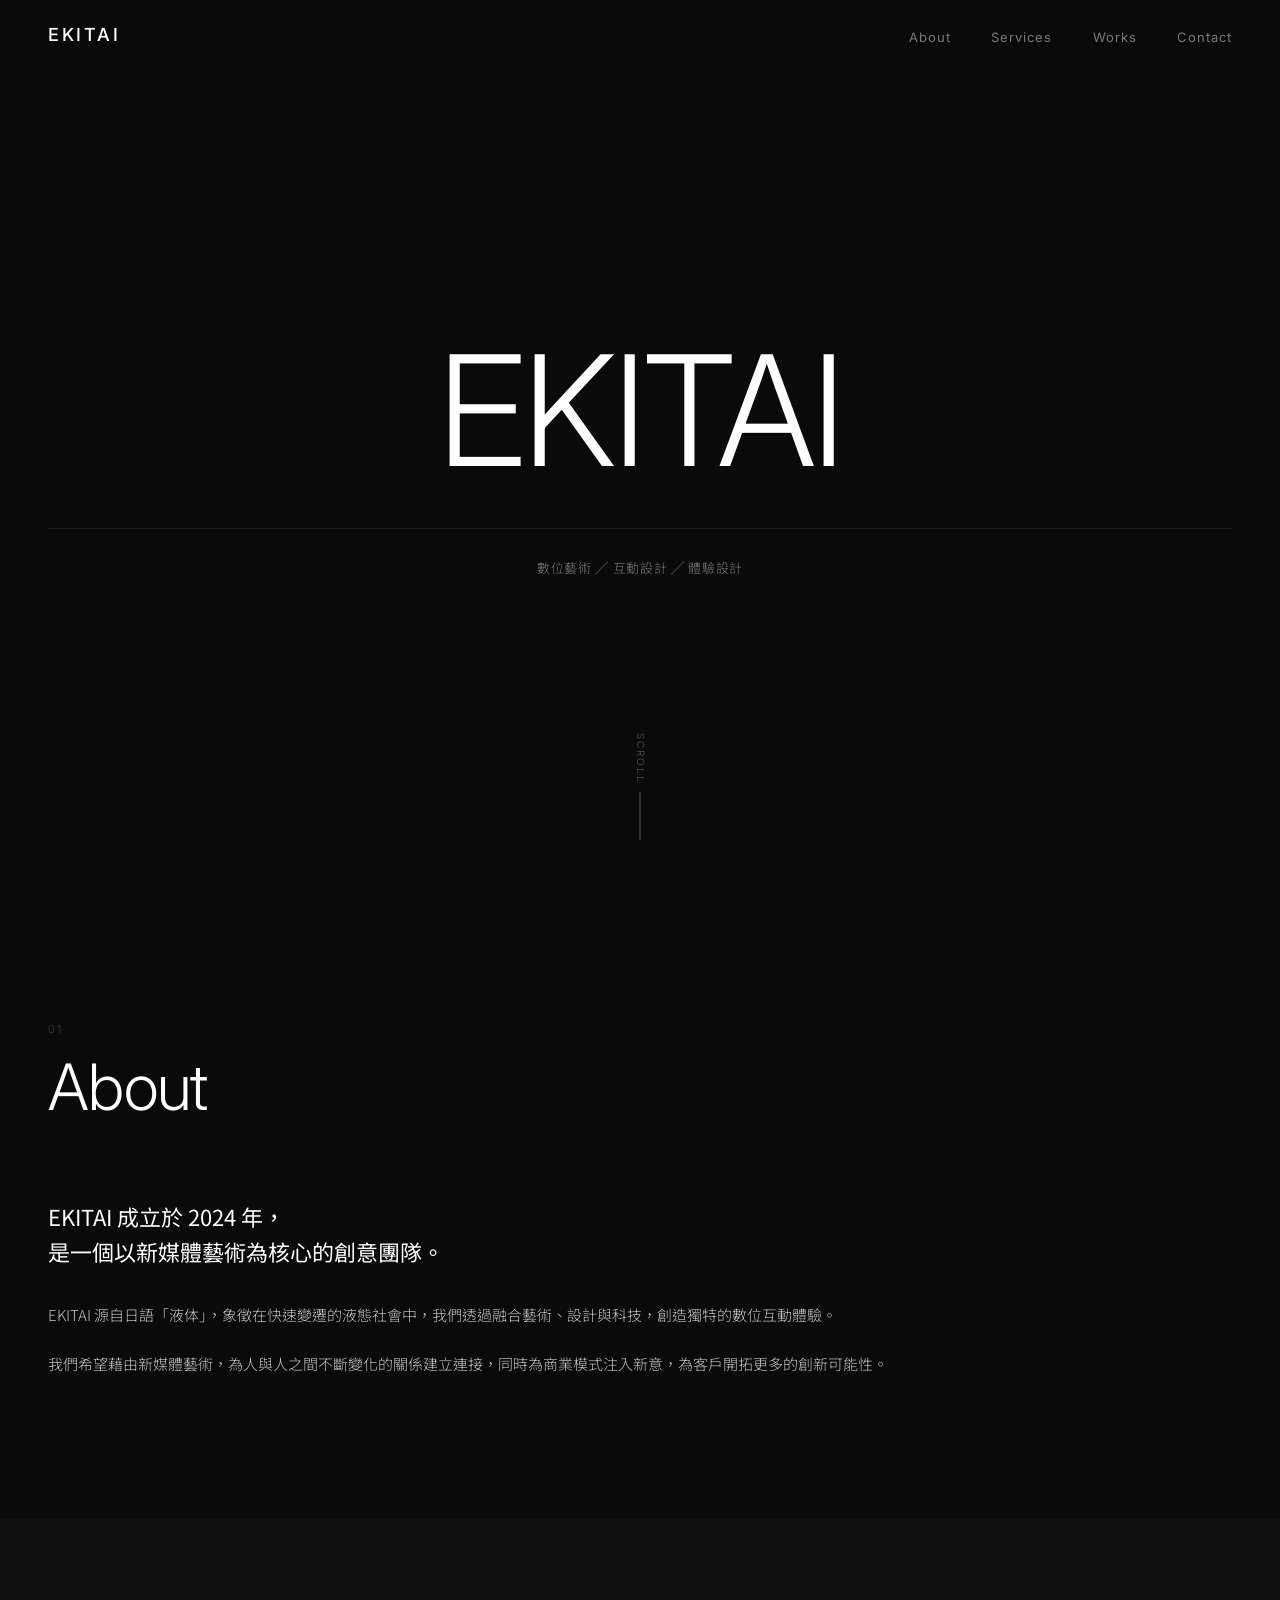
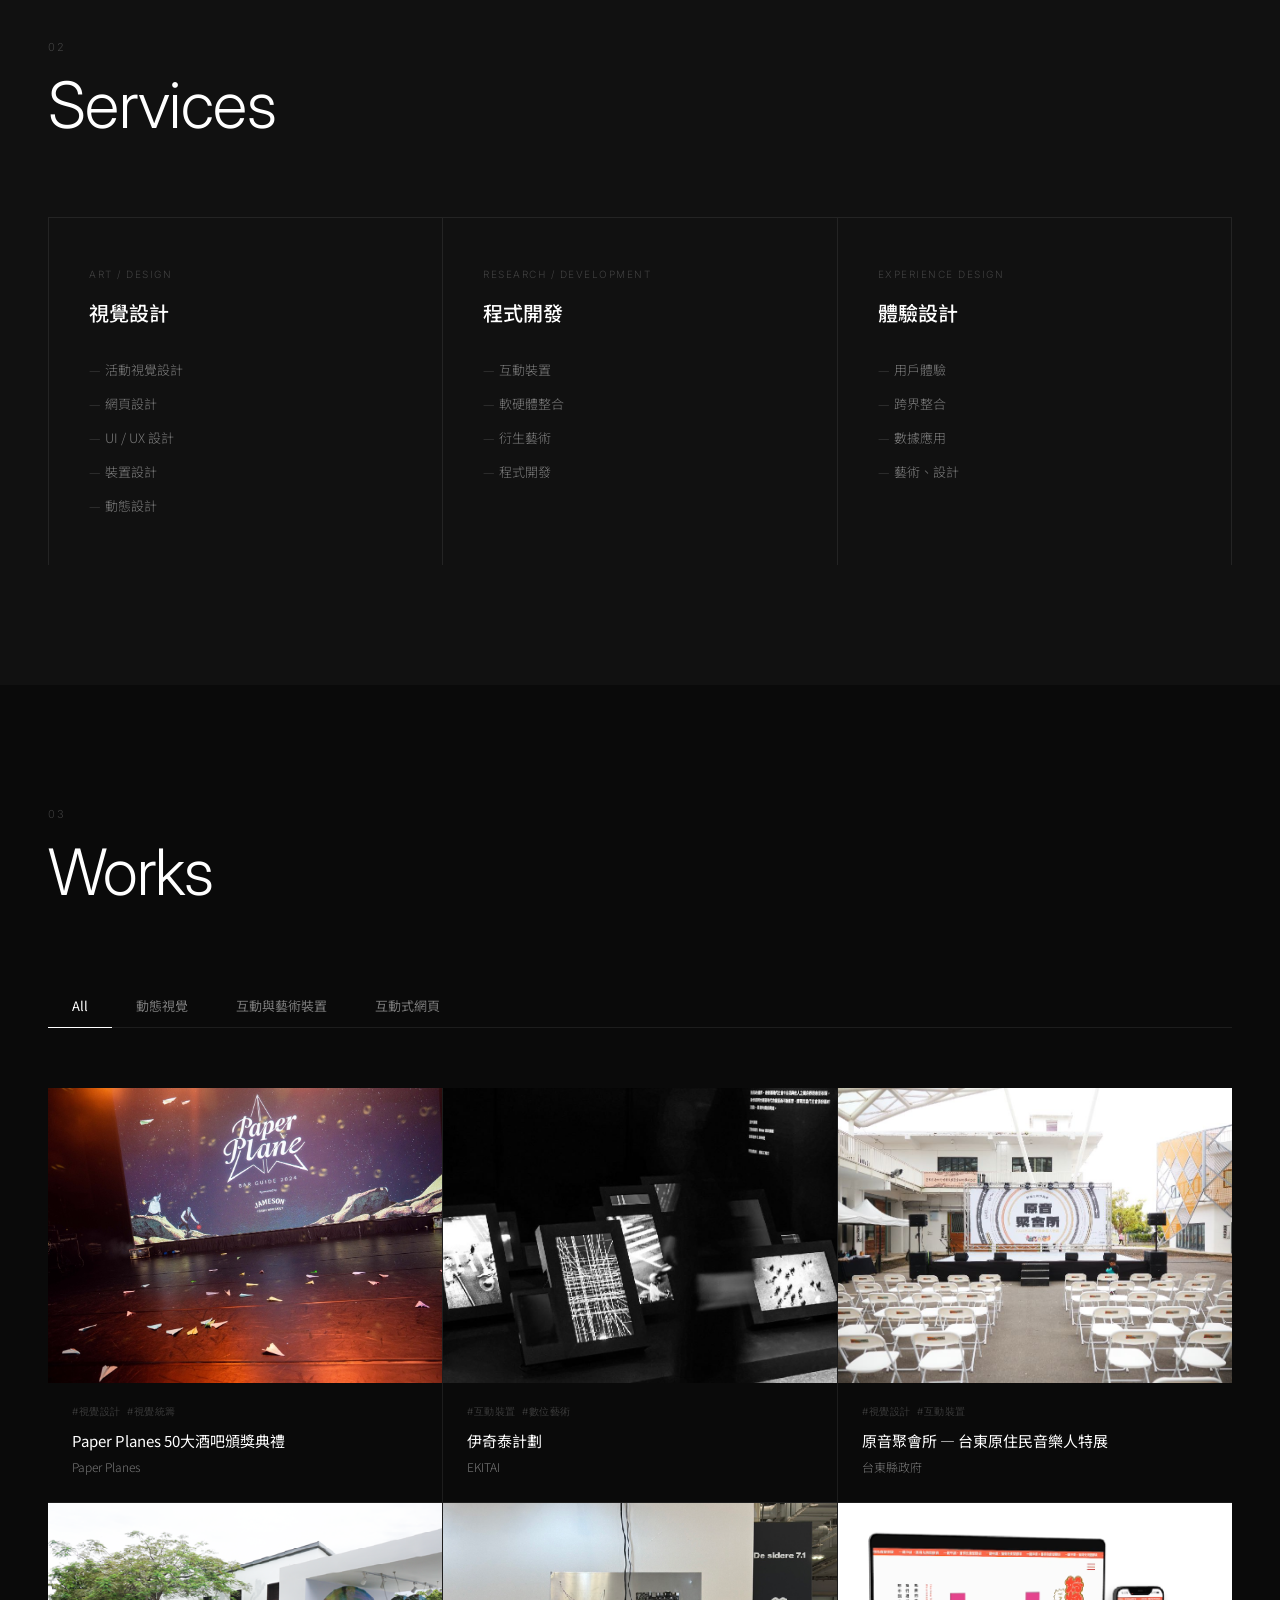
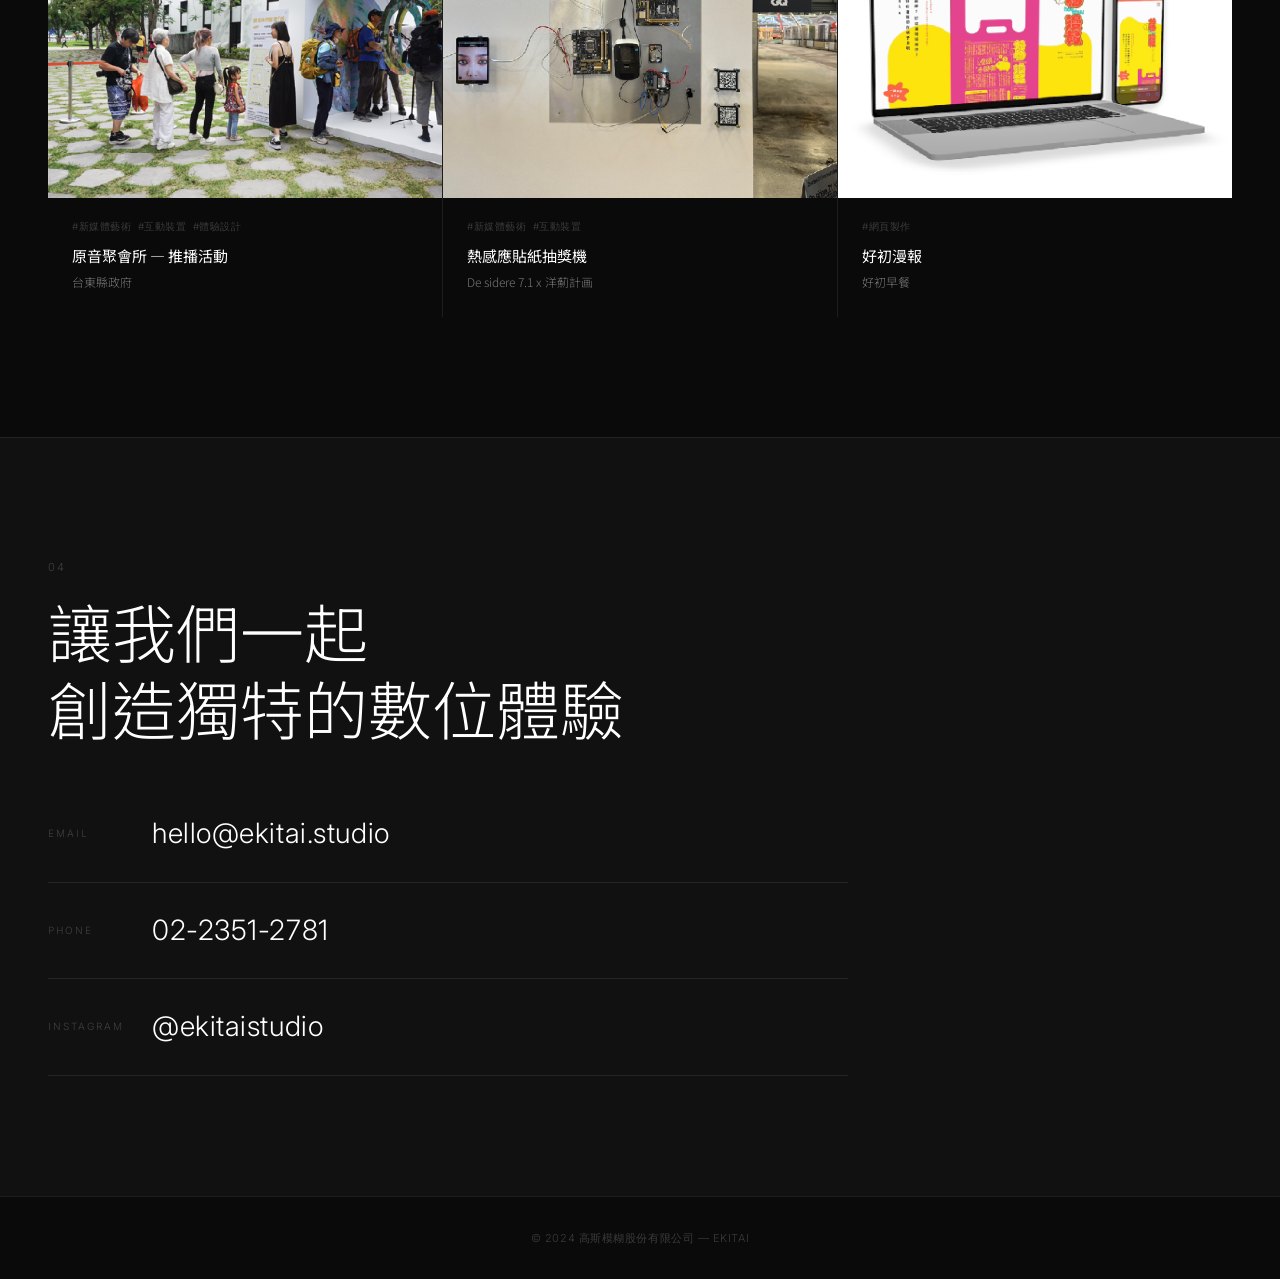
<file: index.html>
<!DOCTYPE html>
<html lang="zh-TW">
<head>
  <meta charset="UTF-8">
  <meta name="viewport" content="width=device-width, initial-scale=1.0">
  <title>EKITAI</title>
  <meta name="description" content="EKITAI 是以新媒體藝術為核心的創意團隊，融合藝術、設計與科技，創造獨特的數位互動體驗。">
  <link rel="icon" href="favicon.ico">
  <!-- Google tag (gtag.js) -->
  <script async src="https://www.googletagmanager.com/gtag/js?id=G-MZT7PCFHGV"></script>
  <script>
    window.dataLayer = window.dataLayer || [];
    function gtag(){dataLayer.push(arguments);}
    gtag('js', new Date());
    gtag('config', 'G-MZT7PCFHGV');
  </script>
  <link rel="preconnect" href="https://fonts.googleapis.com">
  <link rel="preconnect" href="https://fonts.gstatic.com" crossorigin>
  <link href="https://fonts.googleapis.com/css2?family=Inter:wght@300;400;500&family=Noto+Sans+TC:wght@300;400;500&display=swap" rel="stylesheet">
  <link rel="stylesheet" href="css/style.css">
  <noscript>
    <style>
      /* JS 停用時：取消所有入場動畫，讓內容直接可見 */
      .reveal { opacity: 1 !important; transform: none !important; }
      /* 手機版直接展開 nav links，隱藏漢堡按鈕 */
      .nav-hamburger { display: none !important; }
      .nav-links { display: flex !important; }
    </style>
  </noscript>
</head>
<body>

  <!-- Navigation -->
  <nav id="nav">
    <a href="#hero" class="nav-logo">EKITAI</a>
    <ul class="nav-links">
      <li><a href="#about">About</a></li>
      <li><a href="#services">Services</a></li>
      <li><a href="#works">Works</a></li>
      <li><a href="#contact">Contact</a></li>
    </ul>
    <div class="nav-hamburger" id="hamburger" aria-label="選單">
      <span></span><span></span><span></span>
    </div>
  </nav>

  <!-- 手機版選單 -->
  <div class="nav-mobile" id="mobileMenu">
    <a href="#about" class="mobile-link">About</a>
    <a href="#services" class="mobile-link">Services</a>
    <a href="#works" class="mobile-link">Works</a>
    <a href="#contact" class="mobile-link">Contact</a>
  </div>

  <!-- Hero -->
  <section id="hero">
    <h1 class="hero-title reveal">EKITAI</h1>
    <div class="hero-bottom reveal">
      <p class="hero-desc">數位藝術 ╱ 互動設計 ╱ 體驗設計</p>
    </div>
    <div class="scroll-hint">
      <span>SCROLL</span>
      <div class="scroll-line"></div>
    </div>
  </section>

  <!-- About -->
  <section id="about">
    <div class="section-index reveal">01</div>
    <h2 class="section-title reveal">About</h2>
    <div class="about-text">
      <p class="highlight reveal">EKITAI 成立於 2024 年，<br>是一個以新媒體藝術為核心的創意團隊。</p>
      <p class="reveal">EKITAI 源自日語「液体」，象徵在快速變遷的液態社會中，我們透過融合藝術、設計與科技，創造獨特的數位互動體驗。</p>
      <p class="reveal">我們希望藉由新媒體藝術，為人與人之間不斷變化的關係建立連接，同時為商業模式注入新意，為客戶開拓更多的創新可能性。</p>
    </div>
  </section>

  <!-- Services -->
  <section id="services">
    <div class="section-index reveal">02</div>
    <h2 class="section-title reveal">Services</h2>
    <div class="services-grid">
      <div class="service-col reveal">
        <div class="service-en">Art / Design</div>
        <h3 class="service-title">視覺設計</h3>
        <ul class="service-items">
          <li>活動視覺設計</li>
          <li>網頁設計</li>
          <li>UI / UX 設計</li>
          <li>裝置設計</li>
          <li>動態設計</li>
        </ul>
      </div>
      <div class="service-col reveal">
        <div class="service-en">Research / Development</div>
        <h3 class="service-title">程式開發</h3>
        <ul class="service-items">
          <li>互動裝置</li>
          <li>軟硬體整合</li>
          <li>衍生藝術</li>
          <li>程式開發</li>
        </ul>
      </div>
      <div class="service-col reveal">
        <div class="service-en">Experience Design</div>
        <h3 class="service-title">體驗設計</h3>
        <ul class="service-items">
          <li>用戶體驗</li>
          <li>跨界整合</li>
          <li>數據應用</li>
          <li>藝術、設計</li>
        </ul>
      </div>
    </div>
  </section>

  <!-- Works -->
  <section id="works">
    <div class="section-index reveal">03</div>
    <h2 class="section-title reveal">Works</h2>

    <div class="works-filter reveal">
      <button class="filter-btn active" data-filter="all">All</button>
      <button class="filter-btn" data-filter="motion">動態視覺</button>
      <button class="filter-btn" data-filter="install">互動與藝術裝置</button>
      <button class="filter-btn" data-filter="web">互動式網頁</button>
    </div>

    <div class="works-grid"></div>
  </section>

  <!-- Contact -->
  <section id="contact">
    <div class="section-index reveal">04</div>
    <div class="contact-inner">
      <h2 class="contact-cta reveal">讓我們一起<br>創造獨特的數位體驗</h2>
      <div class="contact-links">
        <div class="contact-row reveal">
          <span class="contact-label">Email</span>
          <a href="mailto:hello@ekitai.studio" class="contact-value">hello@ekitai.studio</a>
        </div>
        <div class="contact-row reveal">
          <span class="contact-label">Phone</span>
          <a href="tel:0223512781" class="contact-value">02-2351-2781</a>
        </div>
        <div class="contact-row reveal">
          <span class="contact-label">Instagram</span>
          <a href="https://www.instagram.com/ekitaistudio/" target="_blank" rel="noopener" class="contact-value">@ekitaistudio</a>
        </div>
      </div>
    </div>
  </section>

  <footer>
    <p>© 2024 高斯模糊股份有限公司 — EKITAI</p>
  </footer>

  <script src="js/works.js"></script>
  <script src="js/main.js"></script>
</body>
</html>
</file>
<file: css/style.css>
/* ─── Reset & 基礎 ─── */
*, *::before, *::after { box-sizing: border-box; margin: 0; padding: 0; }

:root {
  --bg: #0a0a0a;
  --bg-2: #111111;
  --bg-3: #1a1a1a;
  --border: rgba(255,255,255,0.08);
  --white: #ffffff;
  --grey: rgba(255,255,255,0.45);
  --grey-2: rgba(255,255,255,0.2);
  --font-en: 'Inter', sans-serif;
  --font-zh: 'Noto Sans TC', sans-serif;
}

html { scroll-behavior: smooth; }

body {
  background: var(--bg);
  color: var(--white);
  font-family: var(--font-zh);
  font-weight: 300;
  line-height: 1.7;
  overflow-x: hidden;
}

/* ─── Navigation ─── */
nav {
  position: fixed;
  top: 0; left: 0; right: 0;
  z-index: 100;
  display: flex;
  align-items: center;
  justify-content: space-between;
  padding: 20px 48px;
  background: rgba(10,10,10,0.85);
  backdrop-filter: blur(12px);
  -webkit-backdrop-filter: blur(12px);
  border-bottom: 1px solid transparent;
  transition: border-color 0.3s;
}

nav.scrolled { border-bottom-color: var(--border); }

.nav-logo {
  font-family: var(--font-en);
  font-size: 18px;
  font-weight: 500;
  letter-spacing: 0.15em;
  color: var(--white);
  text-decoration: none;
}

.nav-links {
  display: flex;
  gap: 40px;
  list-style: none;
}

.nav-links a {
  font-family: var(--font-en);
  font-size: 13px;
  font-weight: 400;
  letter-spacing: 0.08em;
  color: var(--grey);
  text-decoration: none;
  transition: color 0.2s;
}

.nav-links a:hover { color: var(--white); }

.nav-hamburger {
  display: none;
  flex-direction: column;
  gap: 5px;
  cursor: pointer;
  padding: 4px;
}

.nav-hamburger span {
  display: block;
  width: 22px;
  height: 1px;
  background: var(--white);
  transition: all 0.3s;
}

.nav-hamburger.open span:nth-child(1) { transform: rotate(45deg) translate(4px, 4px); }
.nav-hamburger.open span:nth-child(2) { opacity: 0; }
.nav-hamburger.open span:nth-child(3) { transform: rotate(-45deg) translate(4px, -4px); }

.nav-mobile {
  display: none;
  position: fixed;
  top: 0; left: 0; right: 0; bottom: 0;
  z-index: 99;
  background: var(--bg);
  flex-direction: column;
  justify-content: center;
  align-items: center;
  gap: 40px;
}

.nav-mobile.open { display: flex; }

.nav-mobile a {
  font-family: var(--font-en);
  font-size: 28px;
  font-weight: 400;
  letter-spacing: 0.1em;
  color: var(--white);
  text-decoration: none;
  transition: opacity 0.2s;
}

.nav-mobile a:hover { opacity: 0.5; }

/* ─── Footer ─── */
footer {
  padding: 32px 48px;
  border-top: 1px solid var(--border);
  display: flex;
  justify-content: center;
  align-items: center;
  text-align: center;
}

footer p {
  font-family: var(--font-en);
  font-size: 11px;
  color: var(--grey-2);
  letter-spacing: 0.05em;
}

/* ─── 入場動畫 ─── */
.reveal {
  opacity: 0;
  transform: translateY(24px);
  transition: opacity 0.7s ease, transform 0.7s ease;
}

.reveal.visible {
  opacity: 1;
  transform: translateY(0);
}

/* ─── 共用 Section ─── */
section { padding: 120px 48px; }

.section-index {
  font-family: var(--font-en);
  font-size: 11px;
  letter-spacing: 0.2em;
  color: var(--grey-2);
  margin-bottom: 16px;
}

.section-title {
  font-family: var(--font-en);
  font-size: clamp(36px, 5vw, 72px);
  font-weight: 300;
  letter-spacing: -0.01em;
  line-height: 1;
  margin-bottom: 80px;
}

/* ══════════════════════════════════════
   INDEX PAGE
══════════════════════════════════════ */

/* Hero */
#hero {
  min-height: 100svh;
  display: flex;
  flex-direction: column;
  justify-content: center;
  align-items: center;
  padding: 80px 48px 60px;
  position: relative;
  overflow: hidden;
  text-align: center;
}

.hero-title {
  font-family: var(--font-en);
  font-size: clamp(72px, 12vw, 180px);
  font-weight: 300;
  letter-spacing: -0.02em;
  line-height: 0.9;
  color: var(--white);
}

.hero-bottom {
  display: flex;
  align-items: center;
  justify-content: center;
  margin-top: 48px;
  border-top: 1px solid var(--border);
  padding-top: 28px;
  width: 100%;
}

.hero-desc {
  font-size: 13px;
  color: var(--grey);
  letter-spacing: 0.05em;
  text-align: center;
}

/* Scroll hint */
.scroll-hint {
  position: absolute;
  bottom: 60px;
  left: 50%;
  transform: translateX(-50%);
  display: flex;
  flex-direction: column;
  align-items: center;
  gap: 8px;
  opacity: 0.3;
}

.scroll-hint span {
  font-family: var(--font-en);
  font-size: 10px;
  letter-spacing: 0.2em;
  writing-mode: vertical-rl;
}

.scroll-line {
  width: 1px;
  height: 48px;
  background: var(--white);
  animation: scrollDown 1.8s ease-in-out infinite;
}

@keyframes scrollDown {
  0%   { transform: scaleY(0); transform-origin: top; }
  50%  { transform: scaleY(1); transform-origin: top; }
  51%  { transform: scaleY(1); transform-origin: bottom; }
  100% { transform: scaleY(0); transform-origin: bottom; }
}

/* About */
#about { background: var(--bg); }

.about-grid {
  display: grid;
  grid-template-columns: 1fr 1fr;
  gap: 80px;
  align-items: start;
}

.about-text p {
  font-size: 15px;
  color: rgba(255,255,255,0.75);
  line-height: 1.9;
  margin-bottom: 20px;
}

.about-text .highlight {
  font-size: 22px;
  font-weight: 400;
  color: var(--white);
  line-height: 1.6;
  margin-bottom: 32px;
}

.timeline { display: flex; flex-direction: column; }

.timeline-item {
  display: grid;
  grid-template-columns: 80px 1fr;
  gap: 24px;
  padding: 28px 0;
  border-top: 1px solid var(--border);
}

.timeline-item:last-child { border-bottom: 1px solid var(--border); }

.timeline-year {
  font-family: var(--font-en);
  font-size: 13px;
  font-weight: 500;
  color: var(--grey);
  padding-top: 2px;
}

.timeline-content h4 {
  font-size: 14px;
  font-weight: 500;
  color: var(--white);
  margin-bottom: 6px;
}

.timeline-content p {
  font-size: 13px;
  color: var(--grey);
  line-height: 1.7;
}

.timeline-tags {
  display: flex;
  flex-wrap: wrap;
  gap: 6px;
  margin-top: 10px;
}

.timeline-tag {
  font-family: var(--font-en);
  font-size: 10px;
  letter-spacing: 0.08em;
  padding: 3px 10px;
  border: 1px solid var(--border);
  color: var(--grey);
}

/* Services */
#services { background: var(--bg-2); }

.services-grid {
  display: grid;
  grid-template-columns: repeat(3, 1fr);
  border-left: 1px solid var(--border);
}

.service-col {
  padding: 48px 40px;
  border-right: 1px solid var(--border);
  border-top: 1px solid var(--border);
}

.service-en {
  font-family: var(--font-en);
  font-size: 10px;
  letter-spacing: 0.15em;
  color: var(--grey-2);
  text-transform: uppercase;
  margin-bottom: 16px;
}

.service-title {
  font-size: 20px;
  font-weight: 500;
  margin-bottom: 32px;
  line-height: 1.4;
}

.service-items {
  list-style: none;
  display: flex;
  flex-direction: column;
  gap: 12px;
}

.service-items li {
  font-size: 13px;
  color: var(--grey);
  padding-left: 16px;
  position: relative;
}

.service-items li::before {
  content: '—';
  position: absolute;
  left: 0;
  color: var(--grey-2);
}

/* Works */
#works { background: var(--bg); }

.works-filter {
  display: flex;
  margin-bottom: 60px;
  border-bottom: 1px solid var(--border);
}

.filter-btn {
  font-family: var(--font-zh);
  font-size: 13px;
  font-weight: 400;
  color: var(--grey);
  background: none;
  border: none;
  cursor: pointer;
  padding: 12px 24px;
  position: relative;
  transition: color 0.2s;
  white-space: nowrap;
}

.filter-btn::after {
  content: '';
  position: absolute;
  bottom: -1px; left: 0; right: 0;
  height: 1px;
  background: var(--white);
  transform: scaleX(0);
  transition: transform 0.2s;
}

.filter-btn.active { color: var(--white); }
.filter-btn.active::after { transform: scaleX(1); }
.filter-btn:hover { color: rgba(255,255,255,0.7); }

.works-grid {
  display: grid;
  grid-template-columns: repeat(3, 1fr);
  gap: 1px;
  background: var(--border);
}

.work-card {
  background: var(--bg);
  overflow: hidden;
  cursor: pointer;
  display: block;
  text-decoration: none;
  color: inherit;
  transition: opacity 0.3s;
}

.work-card.hidden { display: none; }

.work-thumb {
  width: 100%;
  aspect-ratio: 4/3;
  background: var(--bg-3);
  position: relative;
  overflow: hidden;
}

.work-thumb::before {
  content: '';
  position: absolute;
  inset: 0;
  background: linear-gradient(135deg, var(--ph-a, #1a1a1a) 0%, var(--ph-b, #2a2a2a) 100%);
}

/* 若有圖片則顯示圖片 */
.work-thumb img {
  position: absolute;
  inset: 0;
  width: 100%;
  height: 100%;
  object-fit: cover;
  display: block;
}

.work-thumb-overlay {
  position: absolute;
  inset: 0;
  background: rgba(0,0,0,0);
  transition: background 0.3s;
}

.work-card:hover .work-thumb-overlay { background: rgba(0,0,0,0.3); }

.work-info { padding: 20px 24px 24px; }

.work-tags {
  display: flex;
  flex-wrap: wrap;
  gap: 6px;
  margin-bottom: 10px;
}

.work-tag {
  font-family: var(--font-en);
  font-size: 10px;
  letter-spacing: 0.06em;
  color: var(--grey-2);
}

.work-tag::before { content: '#'; }

.work-name {
  font-size: 15px;
  font-weight: 400;
  color: var(--white);
  line-height: 1.4;
  margin-bottom: 6px;
}

.work-client {
  font-size: 12px;
  color: var(--grey);
}

/* Contact */
#contact {
  background: var(--bg-2);
  border-top: 1px solid var(--border);
}

.contact-inner { max-width: 800px; }

.contact-cta {
  font-size: clamp(32px, 5vw, 64px);
  font-weight: 300;
  line-height: 1.2;
  margin-bottom: 64px;
  color: var(--white);
}

.contact-links {
  display: flex;
  flex-direction: column;
  gap: 24px;
}

.contact-row {
  display: flex;
  align-items: center;
  gap: 24px;
  padding-bottom: 24px;
  border-bottom: 1px solid var(--border);
}

.contact-label {
  font-family: var(--font-en);
  font-size: 10px;
  letter-spacing: 0.2em;
  color: var(--grey-2);
  width: 80px;
  flex-shrink: 0;
  text-transform: uppercase;
}

.contact-value {
  font-family: var(--font-en);
  font-size: clamp(16px, 2.5vw, 28px);
  font-weight: 300;
  color: var(--white);
  text-decoration: none;
  letter-spacing: 0.02em;
  transition: opacity 0.2s;
}

.contact-value:hover { opacity: 0.5; }

/* ══════════════════════════════════════
   WORKS DETAIL PAGE
══════════════════════════════════════ */

/* 返回按鈕 */
.back-btn {
  display: inline-flex;
  align-items: center;
  gap: 10px;
  font-family: var(--font-en);
  font-size: 12px;
  letter-spacing: 0.1em;
  color: var(--grey);
  text-decoration: none;
  transition: color 0.2s;
  padding: 0;
  background: none;
  border: none;
  cursor: pointer;
}

.back-btn::before {
  content: '←';
  font-size: 14px;
}

.back-btn:hover { color: var(--white); }

/* 作品 Hero */
.work-hero {
  min-height: 70svh;
  display: flex;
  flex-direction: column;
  justify-content: flex-end;
  padding: 120px 48px 64px;
  position: relative;
  overflow: hidden;
  background: var(--bg-3);
}

.work-hero-bg {
  position: absolute;
  inset: 0;
  background: linear-gradient(135deg, var(--ph-a, #1a1a1a) 0%, var(--ph-b, #2a2a2a) 100%);
  z-index: 0;
}

.work-hero-bg img {
  position: absolute;
  inset: 0;
  width: 100%;
  height: 100%;
  object-fit: cover;
  opacity: 0.5;
}

.work-hero-overlay {
  position: absolute;
  inset: 0;
  background: linear-gradient(to top, rgba(10,10,10,0.9) 0%, rgba(10,10,10,0.2) 100%);
  z-index: 1;
}

.work-hero-overlay img {
  position: absolute;
  inset: 0;
  width: 100%;
  height: 100%;
  object-fit: cover;
  opacity: 0.5;
  z-index: -1;
}

.work-hero-content {
  position: relative;
  z-index: 2;
}

.work-hero-category {
  font-family: var(--font-en);
  font-size: 11px;
  letter-spacing: 0.2em;
  color: var(--grey);
  text-transform: uppercase;
  margin-bottom: 16px;
}

.work-hero-title {
  font-family: var(--font-en);
  font-size: clamp(40px, 7vw, 96px);
  font-weight: 300;
  letter-spacing: -0.02em;
  line-height: 1;
  color: var(--white);
  margin-bottom: 12px;
}

.work-hero-subtitle {
  font-size: clamp(16px, 2vw, 22px);
  font-weight: 300;
  color: rgba(255,255,255,0.6);
  margin-bottom: 32px;
}

.work-hero-tags {
  display: flex;
  flex-wrap: wrap;
  gap: 8px;
}

.work-hero-tag {
  font-family: var(--font-en);
  font-size: 11px;
  letter-spacing: 0.1em;
  color: var(--grey);
  padding: 5px 14px;
  border: 1px solid rgba(255,255,255,0.2);
}

.work-hero-tag::before { content: '#'; }

/* 作品資訊列 */
.work-meta {
  padding: 0 48px;
  border-bottom: 1px solid var(--border);
}

.work-meta-inner {
  display: flex;
  gap: 0;
  padding: 40px 0;
}

.work-meta-item {
  flex: 1;
  padding-right: 40px;
  border-right: 1px solid var(--border);
  margin-right: 40px;
}

.work-meta-item:last-child {
  border-right: none;
  margin-right: 0;
  padding-right: 0;
}

.work-meta-label {
  font-family: var(--font-en);
  font-size: 10px;
  letter-spacing: 0.2em;
  color: var(--grey-2);
  text-transform: uppercase;
  margin-bottom: 8px;
}

.work-meta-value {
  font-size: 14px;
  color: var(--white);
  font-weight: 400;
}

/* 作品描述 */
.work-body {
  padding: 80px 48px;
  display: grid;
  grid-template-columns: 1fr 2fr;
  gap: 80px;
  align-items: start;
}

.work-body-label {
  font-family: var(--font-en);
  font-size: 11px;
  letter-spacing: 0.2em;
  color: var(--grey-2);
  text-transform: uppercase;
  padding-top: 4px;
}

.work-body-text {
  font-size: 16px;
  color: rgba(255,255,255,0.75);
  line-height: 1.9;
}

.work-body-empty {
  color: var(--grey-2);
  font-style: italic;
}

/* 圖片區塊 */
.work-images {
  padding: 0 48px 80px;
}

.work-images-grid {
  display: grid;
  grid-template-columns: repeat(2, 1fr);
  gap: 2px;
  background: var(--border);
}

.work-images-grid.single { grid-template-columns: 1fr; }
.work-images-grid.triple { grid-template-columns: repeat(3, 1fr); }

.work-img-item {
  aspect-ratio: 16/10;
  background: var(--bg-3);
  position: relative;
  overflow: hidden;
}

.work-img-item::before {
  content: '';
  position: absolute;
  inset: 0;
  background: linear-gradient(135deg, var(--ph-a, #1a1a1a) 0%, var(--ph-b, #2a2a2a) 100%);
}

.work-img-item img {
  position: absolute;
  inset: 0;
  width: 100%;
  height: 100%;
  object-fit: cover;
}

/* 上下頁導覽 */
.work-nav {
  display: grid;
  grid-template-columns: 1fr 1fr;
  border-top: 1px solid var(--border);
}

.work-nav-item {
  display: flex;
  flex-direction: column;
  gap: 8px;
  padding: 40px 48px;
  text-decoration: none;
  color: inherit;
  transition: background 0.2s;
  border-right: 1px solid var(--border);
}

.work-nav-item:last-child { border-right: none; }
.work-nav-item:hover { background: var(--bg-2); }
.work-nav-item.next { align-items: flex-end; text-align: right; }

.work-nav-dir {
  font-family: var(--font-en);
  font-size: 10px;
  letter-spacing: 0.2em;
  color: var(--grey-2);
  text-transform: uppercase;
}

.work-nav-name {
  font-size: 18px;
  font-weight: 300;
  color: var(--white);
}

.work-nav-client {
  font-size: 12px;
  color: var(--grey);
}

/* 오류 페이지 */
.error-page {
  min-height: 100svh;
  display: flex;
  flex-direction: column;
  justify-content: center;
  align-items: center;
  text-align: center;
  gap: 24px;
  padding: 48px;
}

.error-page h1 {
  font-family: var(--font-en);
  font-size: 80px;
  font-weight: 300;
  color: var(--grey-2);
}

.error-page p { color: var(--grey); }

/* ══════════════════════════════════════
   RWD
══════════════════════════════════════ */
@media (max-width: 900px) {
  nav { padding: 18px 24px; }
  .nav-links { display: none; }
  .nav-hamburger { display: flex; }

  #hero { padding: 80px 24px 48px; }
  .hero-bottom { flex-direction: column; align-items: center; gap: 12px; }

  section { padding: 80px 24px; }

  .about-grid { grid-template-columns: 1fr; gap: 48px; }

  .services-grid { grid-template-columns: 1fr; }

  .works-filter { overflow-x: auto; }
  .filter-btn { padding: 12px 18px; }
  .works-grid { grid-template-columns: 1fr 1fr; }

  footer { padding: 24px; flex-direction: column; gap: 8px; }

  /* Works detail */
  .work-hero { padding: 100px 24px 48px; }
  .work-meta { padding: 0 24px; }
  .work-meta-inner { flex-direction: column; gap: 24px; }
  .work-meta-item { border-right: none; margin-right: 0; padding-right: 0; border-bottom: 1px solid var(--border); padding-bottom: 24px; }
  .work-meta-item:last-child { border-bottom: none; padding-bottom: 0; }
  .work-body { padding: 48px 24px; grid-template-columns: 1fr; gap: 24px; }
  .work-images { padding: 0 24px 48px; }
  .work-images-grid { grid-template-columns: 1fr; }
  .work-images-grid.triple { grid-template-columns: 1fr; }
  .work-nav-item { padding: 32px 24px; }
}

@media (max-width: 600px) {
  .works-grid { grid-template-columns: 1fr; }
  .work-nav { grid-template-columns: 1fr; }
  .work-nav-item { border-right: none; border-bottom: 1px solid var(--border); }
  .work-nav-item:last-child { border-bottom: none; }
  .work-nav-item.next { align-items: flex-start; text-align: left; }
}
</file>
